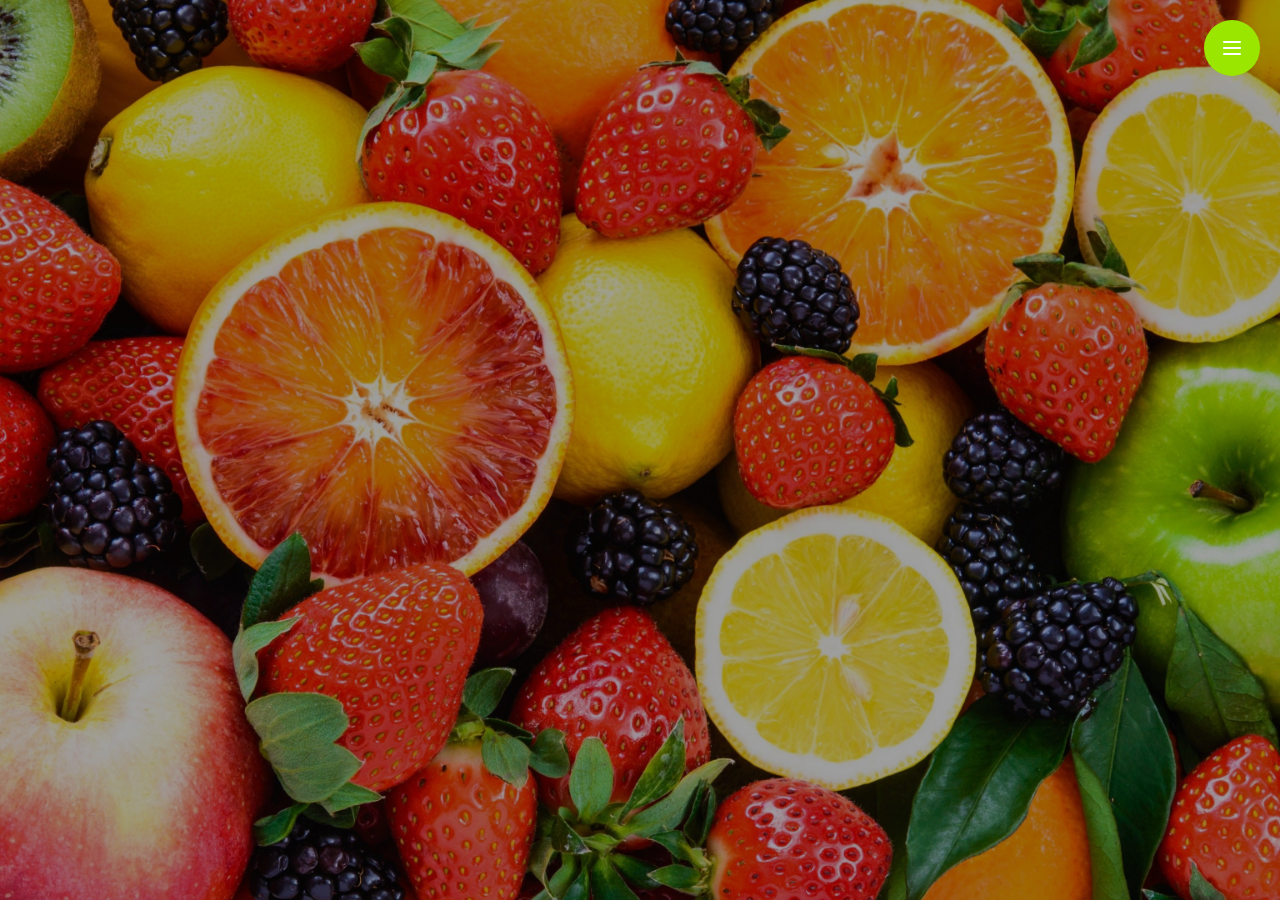
<file: index.html>
<!doctype html>
<html lang="pt-br">
  <head>
    <meta charset="UTF-8" />
    <meta name="viewport" content="width=device-width, initial-scale=1.0" />
    <title>Dose certa</title>
    <link rel="icon" type="image/png" href="images/logo.png" />

    <!-- CSS -->
    <link rel="stylesheet" href="style.css" />

    <!-- Google Fonts -->
    <link rel="preconnect" href="https://fonts.googleapis.com" />
    <link rel="preconnect" href="https://fonts.gstatic.com" crossorigin />
    <link
      href="https://fonts.googleapis.com/css2?family=Space+Grotesk:wght@300..700&display=swap"
      rel="stylesheet"
    />

    <!-- Bootstrap -->
    <link
      rel="stylesheet"
      href="https://cdn.jsdelivr.net/npm/bootstrap@4.6.2/dist/css/bootstrap.min.css"
      integrity="sha384-xOolHFLEh07PJGoPkLv1IbcEPTNtaed2xpHsD9ESMhqIYd0nLMwNLD69Npy4HI+N"
      crossorigin="anonymous"
    />
    <script
      src="https://cdn.jsdelivr.net/npm/jquery@3.5.1/dist/jquery.slim.min.js"
      integrity="sha384-DfXdz2htPH0lsSSs5nCTpuj/zy4C+OGpamoFVy38MVBnE+IbbVYUew+OrCXaRkfj"
      crossorigin="anonymous"
    ></script>
    <script
      src="https://cdn.jsdelivr.net/npm/bootstrap@4.6.2/dist/js/bootstrap.bundle.min.js"
      integrity="sha384-Fy6S3B9q64WdZWQUiU+q4/2Lc9npb8tCaSX9FK7E8HnRr0Jz8D6OP9dO5Vg3Q9ct"
      crossorigin="anonymous"
    ></script>
  </head>
  <body>
    <header>
      <button
        class="menu-btn"
        type="button"
        data-toggle="modal"
        data-target="#menu-modal"
      >
        <svg
          xmlns="http://www.w3.org/2000/svg"
          width="24"
          height="24"
          viewBox="0 0 24 24"
          fill="none"
          stroke="currentColor"
          stroke-width="2"
          stroke-linecap="round"
          stroke-linejoin="round"
        >
          <line x1="4" x2="20" y1="12" y2="12"></line>
          <line x1="4" x2="20" y1="6" y2="6"></line>
          <line x1="4" x2="20" y1="18" y2="18"></line>
        </svg>
      </button>

      <div
        class="modal"
        id="menu-modal"
        tabindex="-1"
        role="dialog"
        aria-labelledby="menu-modal-label"
        aria-hidden="true"
      >
        <div class="modal-dialog" role="document">
          <div class="modal-content">
            <div class="modal-menu">
              <div class="modal-menu-header">
                <h5 id="menu-modal-label" class="modal-menu-title">Receitas</h5>
                <button
                  class="close"
                  type="button"
                  data-dismiss="modal"
                  aria-label="Close"
                >
                  <span class="modal-menu-close-span" aria-hidden="true"
                    >&times;</span
                  >
                </button>
              </div>

              <div class="modal-menu-content">
                <a href="index.html" class="modal-menu-link">Página inicial</a>
                <a href="caipirinha-de-maracuja.html" class="modal-menu-link"
                  >Caipirinha de maracujá</a
                >
                <a href="caipirinha-de-morango.html" class="modal-menu-link"
                  >Caipirinha de morango</a
                >
                <a href="aperol-spritz.html" class="modal-menu-link"
                  >Aperol Spritz</a
                >
                <a href="espresso-43.html" class="modal-menu-link"
                  >Espresso 43</a
                >
              </div>
            </div>
          </div>
        </div>
      </div>
    </header>

    <main>
      <section class="imagem-paincipal-container">
        <img
          src="images/imagem-fundo-principal.jpg"
          alt="Imagem de fundo"
          class="imagem-principal"
          style="filter: brightness(0.9)"
        />
      </section>
    </main>
  </body>
</html>
</file>
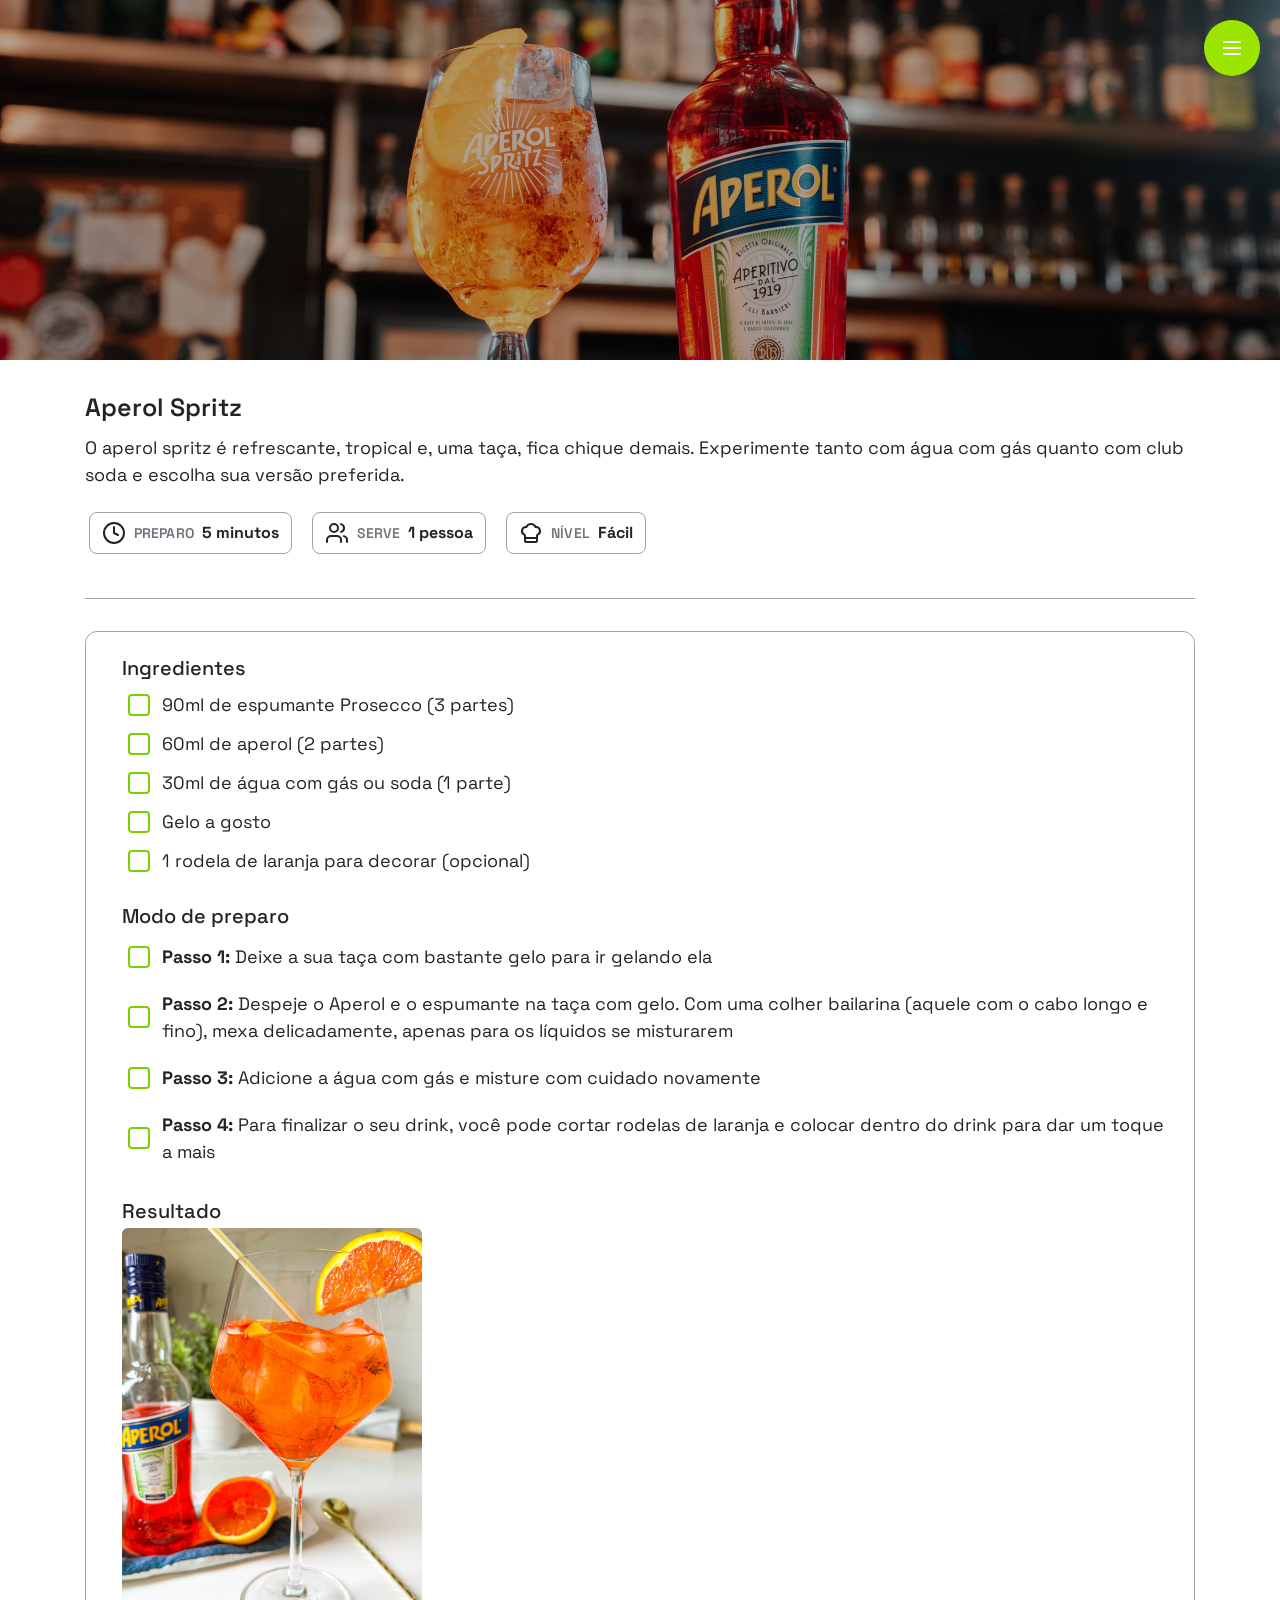
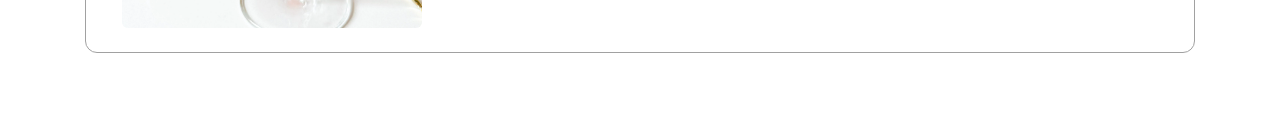
<file: aperol-spritz.html>
<!doctype html>
<html lang="pt-br">
  <head>
    <meta charset="UTF-8" />
    <meta name="viewport" content="width=device-width, initial-scale=1.0" />
    <title>Dose certa - Aperol Spritz</title>
    <link rel="icon" type="image/png" href="images/logo.png" />

    <!-- CSS -->
    <link rel="stylesheet" href="style.css" />

    <!-- Google Fonts -->
    <link rel="preconnect" href="https://fonts.googleapis.com" />
    <link rel="preconnect" href="https://fonts.gstatic.com" crossorigin />
    <link
      href="https://fonts.googleapis.com/css2?family=Space+Grotesk:wght@300..700&display=swap"
      rel="stylesheet"
    />

    <!-- Bootstrap -->
    <link
      rel="stylesheet"
      href="https://cdn.jsdelivr.net/npm/bootstrap@4.6.2/dist/css/bootstrap.min.css"
      integrity="sha384-xOolHFLEh07PJGoPkLv1IbcEPTNtaed2xpHsD9ESMhqIYd0nLMwNLD69Npy4HI+N"
      crossorigin="anonymous"
    />
    <script
      src="https://cdn.jsdelivr.net/npm/jquery@3.5.1/dist/jquery.slim.min.js"
      integrity="sha384-DfXdz2htPH0lsSSs5nCTpuj/zy4C+OGpamoFVy38MVBnE+IbbVYUew+OrCXaRkfj"
      crossorigin="anonymous"
    ></script>
    <script
      src="https://cdn.jsdelivr.net/npm/bootstrap@4.6.2/dist/js/bootstrap.bundle.min.js"
      integrity="sha384-Fy6S3B9q64WdZWQUiU+q4/2Lc9npb8tCaSX9FK7E8HnRr0Jz8D6OP9dO5Vg3Q9ct"
      crossorigin="anonymous"
    ></script>
  </head>
  <body>
    <header>
      <button
        class="menu-btn"
        type="button"
        data-toggle="modal"
        data-target="#menu-modal"
      >
        <svg
          xmlns="http://www.w3.org/2000/svg"
          width="24"
          height="24"
          viewBox="0 0 24 24"
          fill="none"
          stroke="currentColor"
          stroke-width="2"
          stroke-linecap="round"
          stroke-linejoin="round"
        >
          <line x1="4" x2="20" y1="12" y2="12"></line>
          <line x1="4" x2="20" y1="6" y2="6"></line>
          <line x1="4" x2="20" y1="18" y2="18"></line>
        </svg>
      </button>

      <div
        class="modal"
        id="menu-modal"
        tabindex="-1"
        role="dialog"
        aria-labelledby="menu-modal-label"
        aria-hidden="true"
      >
        <div class="modal-dialog" role="document">
          <div class="modal-content">
            <div class="modal-menu">
              <div class="modal-menu-header">
                <h5 id="menu-modal-label" class="modal-menu-title">Receitas</h5>
                <button
                  class="close"
                  type="button"
                  data-dismiss="modal"
                  aria-label="Close"
                >
                  <span class="modal-menu-close-span" aria-hidden="true"
                    >&times;</span
                  >
                </button>
              </div>

              <div class="modal-menu-content">
                <a href="index.html" class="modal-menu-link">Página inicial</a>
                <a href="caipirinha-de-maracuja.html" class="modal-menu-link"
                  >Caipirinha de maracujá</a
                >
                <a href="caipirinha-de-morango.html" class="modal-menu-link"
                  >Caipirinha de morango</a
                >
                <a href="aperol-spritz.html" class="modal-menu-link"
                  >Aperol Spritz</a
                >
                <a href="espresso-43.html" class="modal-menu-link"
                  >Espresso 43</a
                >
              </div>
            </div>
          </div>
        </div>
      </div>
    </header>

    <main class="main">
      <section class="receita-background">
        <img
          src="images/aperol-spritz-background.jpg"
          alt="Imagem de fundo da receita"
        />
      </section>

      <section class="container">
        <div class="receita-header">
          <h1 class="titulo">Aperol Spritz</h1>
          <p class="descricao">
            O aperol spritz é refrescante, tropical e, uma taça, fica chique
            demais. Experimente tanto com água com gás quanto com club soda e
            escolha sua versão preferida.
          </p>
          <div class="receita-header-badges">
            <div class="badge-item">
              <svg
                xmlns="http://www.w3.org/2000/svg"
                width="24"
                height="24"
                viewBox="0 0 24 24"
                fill="none"
                stroke="currentColor"
                stroke-width="2"
                stroke-linecap="round"
                stroke-linejoin="round"
              >
                <circle cx="12" cy="12" r="10"></circle>
                <polyline points="12 6 12 12 16 14"></polyline>
              </svg>
              <span class="badge-titulo">Preparo</span>
              <span class="badge-valor">5 minutos</span>
            </div>
            <div class="badge-item">
              <svg
                xmlns="http://www.w3.org/2000/svg"
                width="24"
                height="24"
                viewBox="0 0 24 24"
                fill="none"
                stroke="currentColor"
                stroke-width="2"
                stroke-linecap="round"
                stroke-linejoin="round"
              >
                <path d="M16 21v-2a4 4 0 0 0-4-4H6a4 4 0 0 0-4 4v2"></path>
                <circle cx="9" cy="7" r="4"></circle>
                <path d="M22 21v-2a4 4 0 0 0-3-3.87"></path>
                <path d="M16 3.13a4 4 0 0 1 0 7.75"></path>
              </svg>
              <span class="badge-titulo">Serve</span>
              <span class="badge-valor">1 pessoa</span>
            </div>
            <div class="badge-item">
              <svg
                xmlns="http://www.w3.org/2000/svg"
                width="24"
                height="24"
                viewBox="0 0 24 24"
                fill="none"
                stroke="currentColor"
                stroke-width="2"
                stroke-linecap="round"
                stroke-linejoin="round"
              >
                <path
                  d="M17 21a1 1 0 0 0 1-1v-5.35c0-.457.316-.844.727-1.041a4 4 0 0 0-2.134-7.589 5 5 0 0 0-9.186 0 4 4 0 0 0-2.134 7.588c.411.198.727.585.727 1.041V20a1 1 0 0 0 1 1Z"
                ></path>
                <path d="M6 17h12"></path>
              </svg>
              <span class="badge-titulo">Nível</span>
              <span class="badge-valor">Fácil</span>
            </div>
          </div>
        </div>

        <div class="divisor"></div>

        <div class="receita-conteudo">
          <div class="receita-conteudo-container" style="margin-top: 0">
            <h2 class="subtitulo">Ingredientes</h2>
            <ul class="ingredientes-lista">
              <li class="ingredientes-lista-item">
                <input
                  id="ingredientes-check-1"
                  class="ingredientes-check-input"
                  type="checkbox"
                  value=""
                />
                <label
                  class="ingredientes-check-label"
                  for="ingredientes-check-1"
                >
                  90ml de espumante Prosecco (3 partes)
                </label>
              </li>

              <li class="ingredientes-lista-item">
                <input
                  id="ingredientes-check-2"
                  class="ingredientes-check-input"
                  type="checkbox"
                  value=""
                />
                <label
                  class="ingredientes-check-label"
                  for="ingredientes-check-2"
                >
                  60ml de aperol (2 partes)
                </label>
              </li>

              <li class="ingredientes-lista-item">
                <input
                  id="ingredientes-check-3"
                  class="ingredientes-check-input"
                  type="checkbox"
                  value=""
                />
                <label
                  class="ingredientes-check-label"
                  for="ingredientes-check-3"
                >
                  30ml de água com gás ou soda (1 parte)
                </label>
              </li>

              <li class="ingredientes-lista-item">
                <input
                  id="ingredientes-check-4"
                  class="ingredientes-check-input"
                  type="checkbox"
                  value=""
                />
                <label
                  class="ingredientes-check-label"
                  for="ingredientes-check-4"
                >
                  Gelo a gosto
                </label>
              </li>

              <li class="ingredientes-lista-item">
                <input
                  id="ingredientes-check-5"
                  class="ingredientes-check-input"
                  type="checkbox"
                  value=""
                />
                <label
                  class="ingredientes-check-label"
                  for="ingredientes-check-5"
                >
                  1 rodela de laranja para decorar (opcional)
                </label>
              </li>
            </ul>
          </div>

          <div class="receita-conteudo-container">
            <h2 class="subtitulo">Modo de preparo</h2>
            <ul class="modo-de-preparo">
              <li class="modo-de-preparo-item">
                <input
                  id="preparo-check-1"
                  class="modo-de-preparo-check-input"
                  type="checkbox"
                  value=""
                />
                <label
                  class="modo-de-preparo-check-label"
                  for="preparo-check-1"
                >
                  <strong>Passo 1:</strong>
                  Deixe a sua taça com bastante gelo para ir gelando ela
                </label>
              </li>

              <li class="modo-de-preparo-item">
                <input
                  id="preparo-check-2"
                  class="modo-de-preparo-check-input"
                  type="checkbox"
                  value=""
                />
                <label
                  class="modo-de-preparo-check-label"
                  for="preparo-check-2"
                >
                  <strong>Passo 2:</strong>
                  Despeje o Aperol e o espumante na taça com gelo. Com uma
                  colher bailarina (aquele com o cabo longo e fino), mexa
                  delicadamente, apenas para os líquidos se misturarem
                </label>
              </li>

              <li class="modo-de-preparo-item">
                <input
                  id="preparo-check-3"
                  class="modo-de-preparo-check-input"
                  type="checkbox"
                  value=""
                />
                <label
                  class="modo-de-preparo-check-label"
                  for="preparo-check-3"
                >
                  <strong>Passo 3:</strong>
                  Adicione a água com gás e misture com cuidado novamente
                </label>
              </li>

              <li class="modo-de-preparo-item">
                <input
                  id="preparo-check-4"
                  class="modo-de-preparo-check-input"
                  type="checkbox"
                  value=""
                />
                <label
                  class="modo-de-preparo-check-label"
                  for="preparo-check-4"
                >
                  <strong>Passo 4:</strong>
                  Para finalizar o seu drink, você pode cortar rodelas de
                  laranja e colocar dentro do drink para dar um toque a mais
                </label>
              </li>
            </ul>
          </div>

          <div class="receita-conteudo-container">
            <h2 class="subtitulo">Resultado</h2>
            <img
              class="receita-imagem"
              src="images/aperol-spritz.webp"
              alt="Imagem da receita pronta"
            />
          </div>
        </div>
      </section>
    </main>
  </body>
</html>
</file>
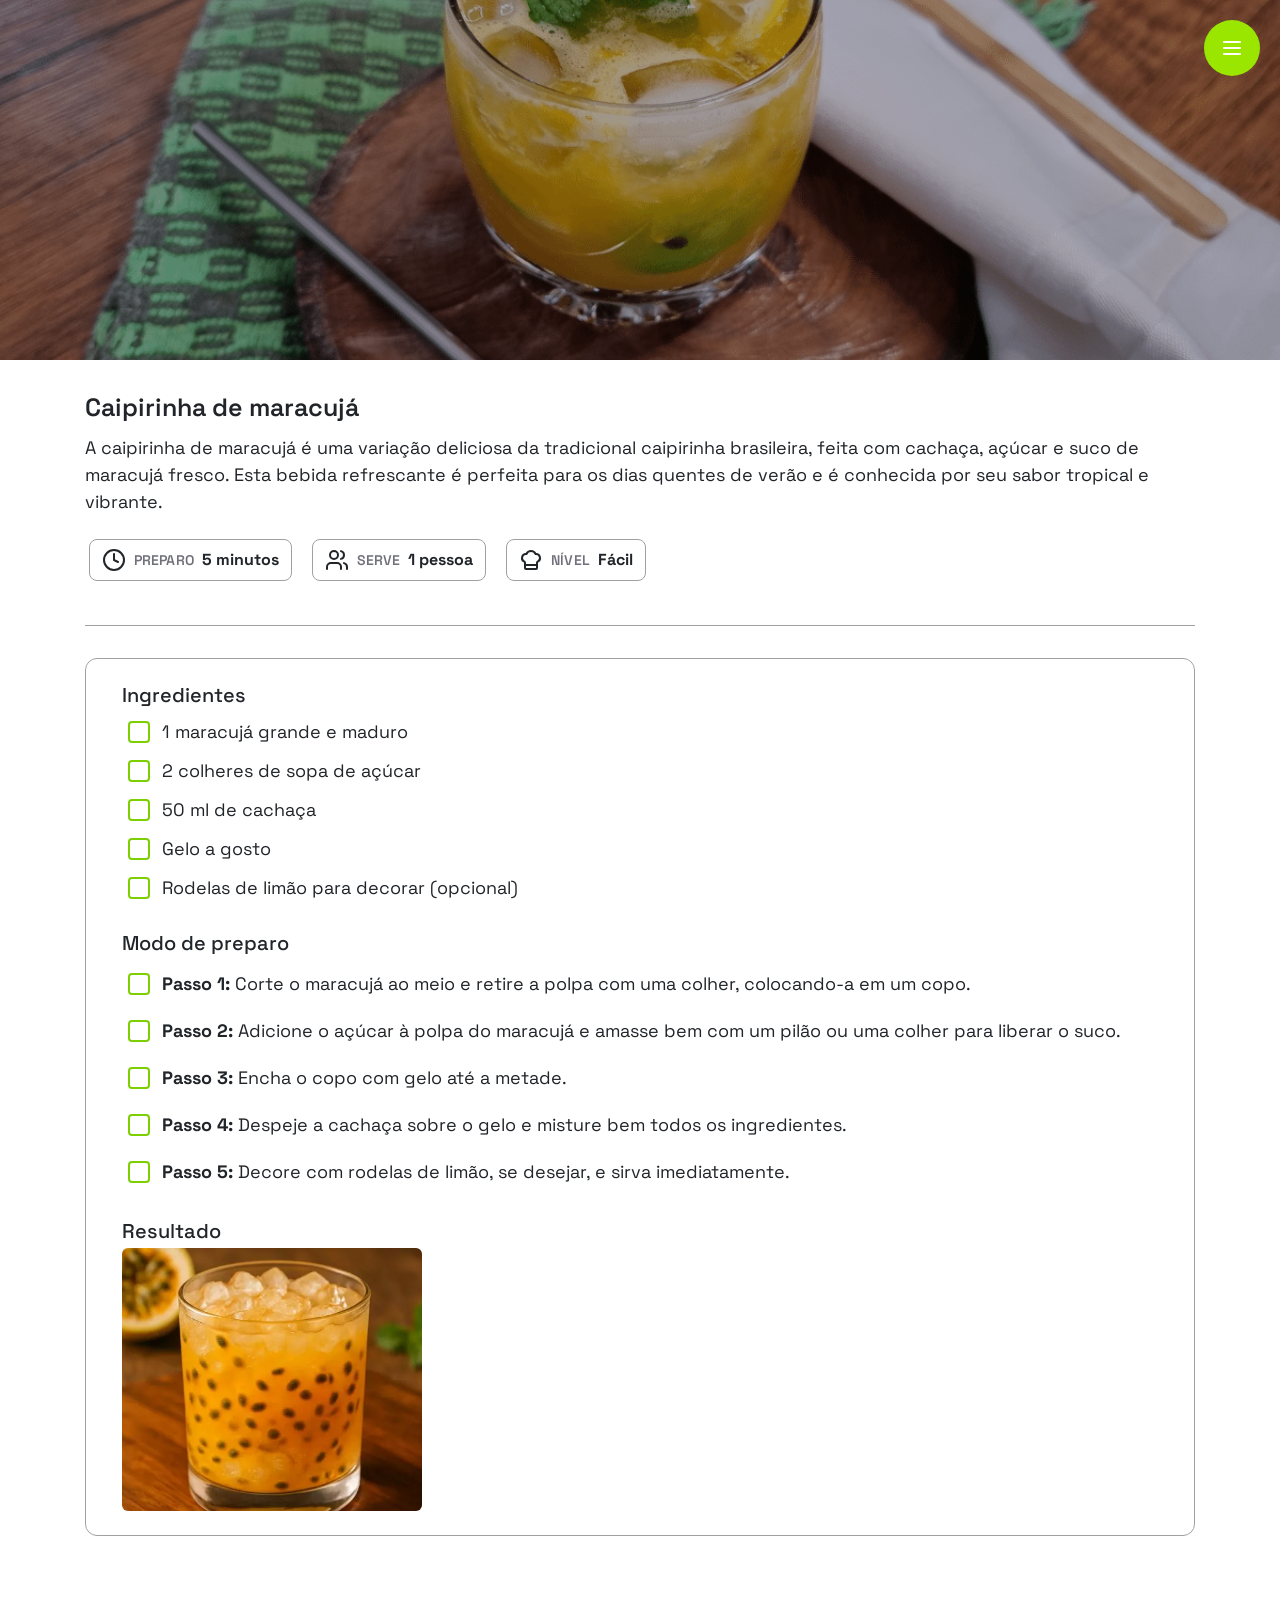
<file: caipirinha-de-maracuja.html>
<!doctype html>
<html lang="pt-br">
  <head>
    <meta charset="UTF-8" />
    <meta name="viewport" content="width=device-width, initial-scale=1.0" />
    <title>Dose certa - Caipirinha de Maracujá</title>
    <link rel="icon" type="image/png" href="images/logo.png" />

    <!-- CSS -->
    <link rel="stylesheet" href="style.css" />

    <!-- Google Fonts -->
    <link rel="preconnect" href="https://fonts.googleapis.com" />
    <link rel="preconnect" href="https://fonts.gstatic.com" crossorigin />
    <link
      href="https://fonts.googleapis.com/css2?family=Space+Grotesk:wght@300..700&display=swap"
      rel="stylesheet"
    />

    <!-- Bootstrap -->
    <link
      rel="stylesheet"
      href="https://cdn.jsdelivr.net/npm/bootstrap@4.6.2/dist/css/bootstrap.min.css"
      integrity="sha384-xOolHFLEh07PJGoPkLv1IbcEPTNtaed2xpHsD9ESMhqIYd0nLMwNLD69Npy4HI+N"
      crossorigin="anonymous"
    />
    <script
      src="https://cdn.jsdelivr.net/npm/jquery@3.5.1/dist/jquery.slim.min.js"
      integrity="sha384-DfXdz2htPH0lsSSs5nCTpuj/zy4C+OGpamoFVy38MVBnE+IbbVYUew+OrCXaRkfj"
      crossorigin="anonymous"
    ></script>
    <script
      src="https://cdn.jsdelivr.net/npm/bootstrap@4.6.2/dist/js/bootstrap.bundle.min.js"
      integrity="sha384-Fy6S3B9q64WdZWQUiU+q4/2Lc9npb8tCaSX9FK7E8HnRr0Jz8D6OP9dO5Vg3Q9ct"
      crossorigin="anonymous"
    ></script>
  </head>
  <body>
    <header>
      <button
        class="menu-btn"
        type="button"
        data-toggle="modal"
        data-target="#menu-modal"
      >
        <svg
          xmlns="http://www.w3.org/2000/svg"
          width="24"
          height="24"
          viewBox="0 0 24 24"
          fill="none"
          stroke="currentColor"
          stroke-width="2"
          stroke-linecap="round"
          stroke-linejoin="round"
        >
          <line x1="4" x2="20" y1="12" y2="12"></line>
          <line x1="4" x2="20" y1="6" y2="6"></line>
          <line x1="4" x2="20" y1="18" y2="18"></line>
        </svg>
      </button>

      <div
        class="modal"
        id="menu-modal"
        tabindex="-1"
        role="dialog"
        aria-labelledby="menu-modal-label"
        aria-hidden="true"
      >
        <div class="modal-dialog" role="document">
          <div class="modal-content">
            <div class="modal-menu">
              <div class="modal-menu-header">
                <h5 id="menu-modal-label" class="modal-menu-title">Receitas</h5>
                <button
                  class="close"
                  type="button"
                  data-dismiss="modal"
                  aria-label="Close"
                >
                  <span class="modal-menu-close-span" aria-hidden="true"
                    >&times;</span
                  >
                </button>
              </div>

              <div class="modal-menu-content">
                <a href="index.html" class="modal-menu-link">Página inicial</a>
                <a href="caipirinha-de-maracuja.html" class="modal-menu-link"
                  >Caipirinha de maracujá</a
                >
                <a href="caipirinha-de-morango.html" class="modal-menu-link"
                  >Caipirinha de morango</a
                >
                <a href="aperol-spritz.html" class="modal-menu-link"
                  >Aperol Spritz</a
                >
                <a href="espresso-43.html" class="modal-menu-link"
                  >Espresso 43</a
                >
              </div>
            </div>
          </div>
        </div>
      </div>
    </header>

    <main class="main">
      <section class="receita-background">
        <img
          src="images/caipirinha-de-maracuja-background.png"
          alt="Imagem de fundo da receita"
        />
      </section>

      <section class="container">
        <div class="receita-header">
          <h1 class="titulo">Caipirinha de maracujá</h1>
          <p class="descricao">
            A caipirinha de maracujá é uma variação deliciosa da tradicional
            caipirinha brasileira, feita com cachaça, açúcar e suco de maracujá
            fresco. Esta bebida refrescante é perfeita para os dias quentes de
            verão e é conhecida por seu sabor tropical e vibrante.
          </p>
          <div class="receita-header-badges">
            <div class="badge-item">
              <svg
                xmlns="http://www.w3.org/2000/svg"
                width="24"
                height="24"
                viewBox="0 0 24 24"
                fill="none"
                stroke="currentColor"
                stroke-width="2"
                stroke-linecap="round"
                stroke-linejoin="round"
              >
                <circle cx="12" cy="12" r="10"></circle>
                <polyline points="12 6 12 12 16 14"></polyline>
              </svg>
              <span class="badge-titulo">Preparo</span>
              <span class="badge-valor">5 minutos</span>
            </div>
            <div class="badge-item">
              <svg
                xmlns="http://www.w3.org/2000/svg"
                width="24"
                height="24"
                viewBox="0 0 24 24"
                fill="none"
                stroke="currentColor"
                stroke-width="2"
                stroke-linecap="round"
                stroke-linejoin="round"
              >
                <path d="M16 21v-2a4 4 0 0 0-4-4H6a4 4 0 0 0-4 4v2"></path>
                <circle cx="9" cy="7" r="4"></circle>
                <path d="M22 21v-2a4 4 0 0 0-3-3.87"></path>
                <path d="M16 3.13a4 4 0 0 1 0 7.75"></path>
              </svg>
              <span class="badge-titulo">Serve</span>
              <span class="badge-valor">1 pessoa</span>
            </div>
            <div class="badge-item">
              <svg
                xmlns="http://www.w3.org/2000/svg"
                width="24"
                height="24"
                viewBox="0 0 24 24"
                fill="none"
                stroke="currentColor"
                stroke-width="2"
                stroke-linecap="round"
                stroke-linejoin="round"
              >
                <path
                  d="M17 21a1 1 0 0 0 1-1v-5.35c0-.457.316-.844.727-1.041a4 4 0 0 0-2.134-7.589 5 5 0 0 0-9.186 0 4 4 0 0 0-2.134 7.588c.411.198.727.585.727 1.041V20a1 1 0 0 0 1 1Z"
                ></path>
                <path d="M6 17h12"></path>
              </svg>
              <span class="badge-titulo">Nível</span>
              <span class="badge-valor">Fácil</span>
            </div>
          </div>
        </div>

        <div class="divisor"></div>

        <div class="receita-conteudo">
          <div class="receita-conteudo-container" style="margin-top: 0">
            <h2 class="subtitulo">Ingredientes</h2>
            <ul class="ingredientes-lista">
              <li class="ingredientes-lista-item">
                <input
                  id="ingredientes-check-1"
                  class="ingredientes-check-input"
                  type="checkbox"
                  value=""
                />
                <label
                  class="ingredientes-check-label"
                  for="ingredientes-check-1"
                >
                  1 maracujá grande e maduro
                </label>
              </li>

              <li class="ingredientes-lista-item">
                <input
                  id="ingredientes-check-2"
                  class="ingredientes-check-input"
                  type="checkbox"
                  value=""
                />
                <label
                  class="ingredientes-check-label"
                  for="ingredientes-check-2"
                >
                  2 colheres de sopa de açúcar
                </label>
              </li>

              <li class="ingredientes-lista-item">
                <input
                  id="ingredientes-check-3"
                  class="ingredientes-check-input"
                  type="checkbox"
                  value=""
                />
                <label
                  class="ingredientes-check-label"
                  for="ingredientes-check-3"
                >
                  50 ml de cachaça
                </label>
              </li>

              <li class="ingredientes-lista-item">
                <input
                  id="ingredientes-check-4"
                  class="ingredientes-check-input"
                  type="checkbox"
                  value=""
                />
                <label
                  class="ingredientes-check-label"
                  for="ingredientes-check-4"
                >
                  Gelo a gosto
                </label>
              </li>

              <li class="ingredientes-lista-item">
                <input
                  id="ingredientes-check-5"
                  class="ingredientes-check-input"
                  type="checkbox"
                  value=""
                />
                <label
                  class="ingredientes-check-label"
                  for="ingredientes-check-5"
                >
                  Rodelas de limão para decorar (opcional)
                </label>
              </li>
            </ul>
          </div>

          <div class="receita-conteudo-container">
            <h2 class="subtitulo">Modo de preparo</h2>
            <ul class="modo-de-preparo">
              <li class="modo-de-preparo-item">
                <input
                  id="preparo-check-1"
                  class="modo-de-preparo-check-input"
                  type="checkbox"
                  value=""
                />
                <label
                  class="modo-de-preparo-check-label"
                  for="preparo-check-1"
                >
                  <strong>Passo 1:</strong>
                  Corte o maracujá ao meio e retire a polpa com uma colher,
                  colocando-a em um copo.
                </label>
              </li>

              <li class="modo-de-preparo-item">
                <input
                  id="preparo-check-2"
                  class="modo-de-preparo-check-input"
                  type="checkbox"
                  value=""
                />
                <label
                  class="modo-de-preparo-check-label"
                  for="preparo-check-2"
                >
                  <strong>Passo 2:</strong>
                  Adicione o açúcar à polpa do maracujá e amasse bem com um
                  pilão ou uma colher para liberar o suco.
                </label>
              </li>

              <li class="modo-de-preparo-item">
                <input
                  id="preparo-check-3"
                  class="modo-de-preparo-check-input"
                  type="checkbox"
                  value=""
                />
                <label
                  class="modo-de-preparo-check-label"
                  for="preparo-check-3"
                >
                  <strong>Passo 3:</strong>
                  Encha o copo com gelo até a metade.
                </label>
              </li>

              <li class="modo-de-preparo-item">
                <input
                  id="preparo-check-4"
                  class="modo-de-preparo-check-input"
                  type="checkbox"
                  value=""
                />
                <label
                  class="modo-de-preparo-check-label"
                  for="preparo-check-4"
                >
                  <strong>Passo 4:</strong>
                  Despeje a cachaça sobre o gelo e misture bem todos os
                  ingredientes.
                </label>
              </li>

              <li class="modo-de-preparo-item">
                <input
                  id="preparo-check-5"
                  class="modo-de-preparo-check-input"
                  type="checkbox"
                  value=""
                />
                <label
                  class="modo-de-preparo-check-label"
                  for="preparo-check-5"
                >
                  <strong>Passo 5:</strong>
                  Decore com rodelas de limão, se desejar, e sirva
                  imediatamente.
                </label>
              </li>
            </ul>
          </div>

          <div class="receita-conteudo-container">
            <h2 class="subtitulo">Resultado</h2>
            <img
              class="receita-imagem"
              src="images/caipirinha-de-maracuja.png"
              alt="Imagem da receita pronta"
            />
          </div>
        </div>
      </section>
    </main>
  </body>
</html>
</file>
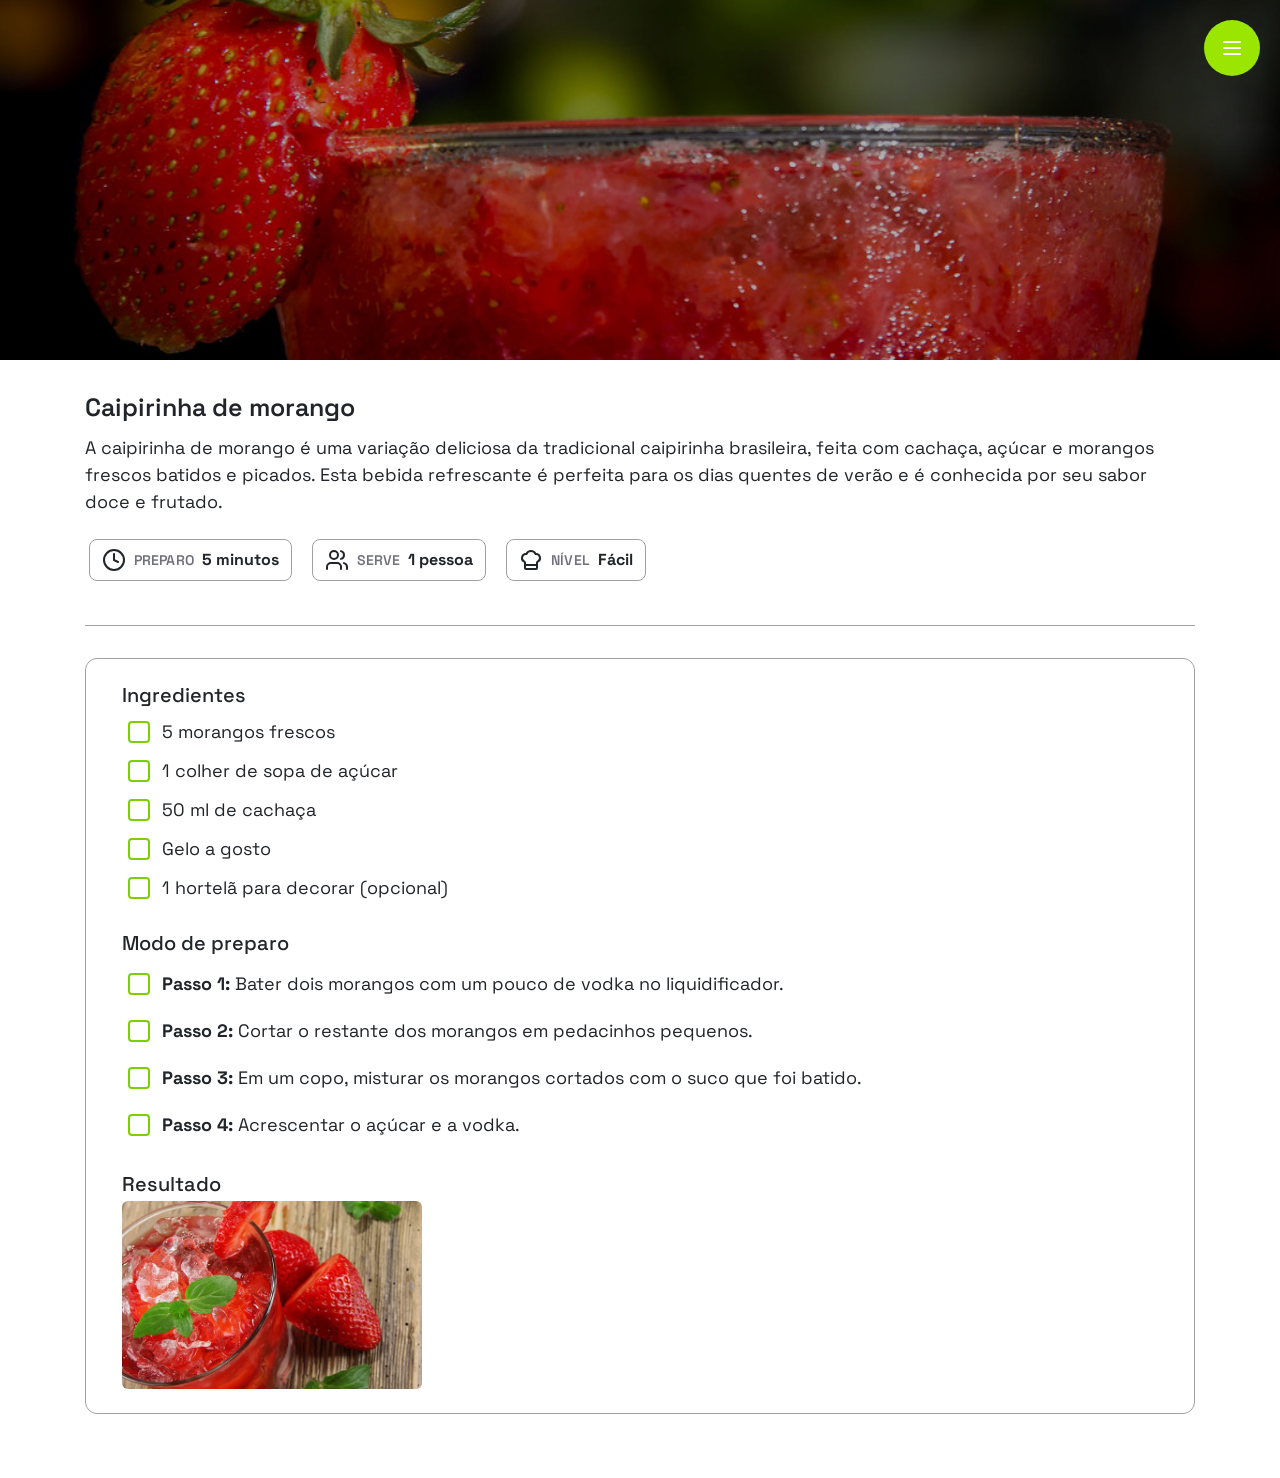
<file: caipirinha-de-morango.html>
<!doctype html>
<html lang="pt-br">
  <head>
    <meta charset="UTF-8" />
    <meta name="viewport" content="width=device-width, initial-scale=1.0" />
    <title>Dose certa - Caipirinha de Morango</title>
    <link rel="icon" type="image/png" href="images/logo.png" />

    <!-- CSS -->
    <link rel="stylesheet" href="style.css" />

    <!-- Google Fonts -->
    <link rel="preconnect" href="https://fonts.googleapis.com" />
    <link rel="preconnect" href="https://fonts.gstatic.com" crossorigin />
    <link
      href="https://fonts.googleapis.com/css2?family=Space+Grotesk:wght@300..700&display=swap"
      rel="stylesheet"
    />

    <!-- Bootstrap -->
    <link
      rel="stylesheet"
      href="https://cdn.jsdelivr.net/npm/bootstrap@4.6.2/dist/css/bootstrap.min.css"
      integrity="sha384-xOolHFLEh07PJGoPkLv1IbcEPTNtaed2xpHsD9ESMhqIYd0nLMwNLD69Npy4HI+N"
      crossorigin="anonymous"
    />
    <script
      src="https://cdn.jsdelivr.net/npm/jquery@3.5.1/dist/jquery.slim.min.js"
      integrity="sha384-DfXdz2htPH0lsSSs5nCTpuj/zy4C+OGpamoFVy38MVBnE+IbbVYUew+OrCXaRkfj"
      crossorigin="anonymous"
    ></script>
    <script
      src="https://cdn.jsdelivr.net/npm/bootstrap@4.6.2/dist/js/bootstrap.bundle.min.js"
      integrity="sha384-Fy6S3B9q64WdZWQUiU+q4/2Lc9npb8tCaSX9FK7E8HnRr0Jz8D6OP9dO5Vg3Q9ct"
      crossorigin="anonymous"
    ></script>
  </head>
  <body>
    <header>
      <button
        class="menu-btn"
        type="button"
        data-toggle="modal"
        data-target="#menu-modal"
      >
        <svg
          xmlns="http://www.w3.org/2000/svg"
          width="24"
          height="24"
          viewBox="0 0 24 24"
          fill="none"
          stroke="currentColor"
          stroke-width="2"
          stroke-linecap="round"
          stroke-linejoin="round"
        >
          <line x1="4" x2="20" y1="12" y2="12"></line>
          <line x1="4" x2="20" y1="6" y2="6"></line>
          <line x1="4" x2="20" y1="18" y2="18"></line>
        </svg>
      </button>

      <div
        class="modal"
        id="menu-modal"
        tabindex="-1"
        role="dialog"
        aria-labelledby="menu-modal-label"
        aria-hidden="true"
      >
        <div class="modal-dialog" role="document">
          <div class="modal-content">
            <div class="modal-menu">
              <div class="modal-menu-header">
                <h5 id="menu-modal-label" class="modal-menu-title">Receitas</h5>
                <button
                  class="close"
                  type="button"
                  data-dismiss="modal"
                  aria-label="Close"
                >
                  <span class="modal-menu-close-span" aria-hidden="true"
                    >&times;</span
                  >
                </button>
              </div>

              <div class="modal-menu-content">
                <a href="index.html" class="modal-menu-link">Página inicial</a>
                <a href="caipirinha-de-maracuja.html" class="modal-menu-link"
                  >Caipirinha de maracujá</a
                >
                <a href="caipirinha-de-morango.html" class="modal-menu-link"
                  >Caipirinha de morango</a
                >
                <a href="aperol-spritz.html" class="modal-menu-link"
                  >Aperol Spritz</a
                >
                <a href="espresso-43.html" class="modal-menu-link"
                  >Espresso 43</a
                >
              </div>
            </div>
          </div>
        </div>
      </div>
    </header>

    <main class="main">
      <section class="receita-background">
        <img
          src="images/caipirinha-de-morango-background.jpeg"
          alt="Imagem de fundo da receita"
        />
      </section>

      <section class="container">
        <div class="receita-header">
          <h1 class="titulo">Caipirinha de morango</h1>
          <p class="descricao">
            A caipirinha de morango é uma variação deliciosa da tradicional
            caipirinha brasileira, feita com cachaça, açúcar e morangos frescos
            batidos e picados. Esta bebida refrescante é perfeita para os dias
            quentes de verão e é conhecida por seu sabor doce e frutado.
          </p>
          <div class="receita-header-badges">
            <div class="badge-item">
              <svg
                xmlns="http://www.w3.org/2000/svg"
                width="24"
                height="24"
                viewBox="0 0 24 24"
                fill="none"
                stroke="currentColor"
                stroke-width="2"
                stroke-linecap="round"
                stroke-linejoin="round"
              >
                <circle cx="12" cy="12" r="10"></circle>
                <polyline points="12 6 12 12 16 14"></polyline>
              </svg>
              <span class="badge-titulo">Preparo</span>
              <span class="badge-valor">5 minutos</span>
            </div>
            <div class="badge-item">
              <svg
                xmlns="http://www.w3.org/2000/svg"
                width="24"
                height="24"
                viewBox="0 0 24 24"
                fill="none"
                stroke="currentColor"
                stroke-width="2"
                stroke-linecap="round"
                stroke-linejoin="round"
              >
                <path d="M16 21v-2a4 4 0 0 0-4-4H6a4 4 0 0 0-4 4v2"></path>
                <circle cx="9" cy="7" r="4"></circle>
                <path d="M22 21v-2a4 4 0 0 0-3-3.87"></path>
                <path d="M16 3.13a4 4 0 0 1 0 7.75"></path>
              </svg>
              <span class="badge-titulo">Serve</span>
              <span class="badge-valor">1 pessoa</span>
            </div>
            <div class="badge-item">
              <svg
                xmlns="http://www.w3.org/2000/svg"
                width="24"
                height="24"
                viewBox="0 0 24 24"
                fill="none"
                stroke="currentColor"
                stroke-width="2"
                stroke-linecap="round"
                stroke-linejoin="round"
              >
                <path
                  d="M17 21a1 1 0 0 0 1-1v-5.35c0-.457.316-.844.727-1.041a4 4 0 0 0-2.134-7.589 5 5 0 0 0-9.186 0 4 4 0 0 0-2.134 7.588c.411.198.727.585.727 1.041V20a1 1 0 0 0 1 1Z"
                ></path>
                <path d="M6 17h12"></path>
              </svg>
              <span class="badge-titulo">Nível</span>
              <span class="badge-valor">Fácil</span>
            </div>
          </div>
        </div>

        <div class="divisor"></div>

        <div class="receita-conteudo">
          <div class="receita-conteudo-container" style="margin-top: 0">
            <h2 class="subtitulo">Ingredientes</h2>
            <ul class="ingredientes-lista">
              <li class="ingredientes-lista-item">
                <input
                  id="ingredientes-check-1"
                  class="ingredientes-check-input"
                  type="checkbox"
                  value=""
                />
                <label
                  class="ingredientes-check-label"
                  for="ingredientes-check-1"
                >
                  5 morangos frescos
                </label>
              </li>

              <li class="ingredientes-lista-item">
                <input
                  id="ingredientes-check-2"
                  class="ingredientes-check-input"
                  type="checkbox"
                  value=""
                />
                <label
                  class="ingredientes-check-label"
                  for="ingredientes-check-2"
                >
                  1 colher de sopa de açúcar
                </label>
              </li>

              <li class="ingredientes-lista-item">
                <input
                  id="ingredientes-check-3"
                  class="ingredientes-check-input"
                  type="checkbox"
                  value=""
                />
                <label
                  class="ingredientes-check-label"
                  for="ingredientes-check-3"
                >
                  50 ml de cachaça
                </label>
              </li>

              <li class="ingredientes-lista-item">
                <input
                  id="ingredientes-check-4"
                  class="ingredientes-check-input"
                  type="checkbox"
                  value=""
                />
                <label
                  class="ingredientes-check-label"
                  for="ingredientes-check-4"
                >
                  Gelo a gosto
                </label>
              </li>

              <li class="ingredientes-lista-item">
                <input
                  id="ingredientes-check-5"
                  class="ingredientes-check-input"
                  type="checkbox"
                  value=""
                />
                <label
                  class="ingredientes-check-label"
                  for="ingredientes-check-5"
                >
                  1 hortelã para decorar (opcional)
                </label>
              </li>
            </ul>
          </div>

          <div class="receita-conteudo-container">
            <h2 class="subtitulo">Modo de preparo</h2>
            <ul class="modo-de-preparo">
              <li class="modo-de-preparo-item">
                <input
                  id="preparo-check-1"
                  class="modo-de-preparo-check-input"
                  type="checkbox"
                  value=""
                />
                <label
                  class="modo-de-preparo-check-label"
                  for="preparo-check-1"
                >
                  <strong>Passo 1:</strong>
                  Bater dois morangos com um pouco de vodka no liquidificador.
                </label>
              </li>

              <li class="modo-de-preparo-item">
                <input
                  id="preparo-check-2"
                  class="modo-de-preparo-check-input"
                  type="checkbox"
                  value=""
                />
                <label
                  class="modo-de-preparo-check-label"
                  for="preparo-check-2"
                >
                  <strong>Passo 2:</strong>
                  Cortar o restante dos morangos em pedacinhos pequenos.
                </label>
              </li>

              <li class="modo-de-preparo-item">
                <input
                  id="preparo-check-3"
                  class="modo-de-preparo-check-input"
                  type="checkbox"
                  value=""
                />
                <label
                  class="modo-de-preparo-check-label"
                  for="preparo-check-3"
                >
                  <strong>Passo 3:</strong>
                  Em um copo, misturar os morangos cortados com o suco que foi
                  batido.
                </label>
              </li>

              <li class="modo-de-preparo-item">
                <input
                  id="preparo-check-4"
                  class="modo-de-preparo-check-input"
                  type="checkbox"
                  value=""
                />
                <label
                  class="modo-de-preparo-check-label"
                  for="preparo-check-4"
                >
                  <strong>Passo 4:</strong>
                  Acrescentar o açúcar e a vodka.
                </label>
              </li>
            </ul>
          </div>

          <div class="receita-conteudo-container">
            <h2 class="subtitulo">Resultado</h2>
            <img
              class="receita-imagem"
              src="images/caipirinha-de-morango.jpg"
              alt="Imagem da receita pronta"
            />
          </div>
        </div>
      </section>
    </main>
  </body>
</html>
</file>
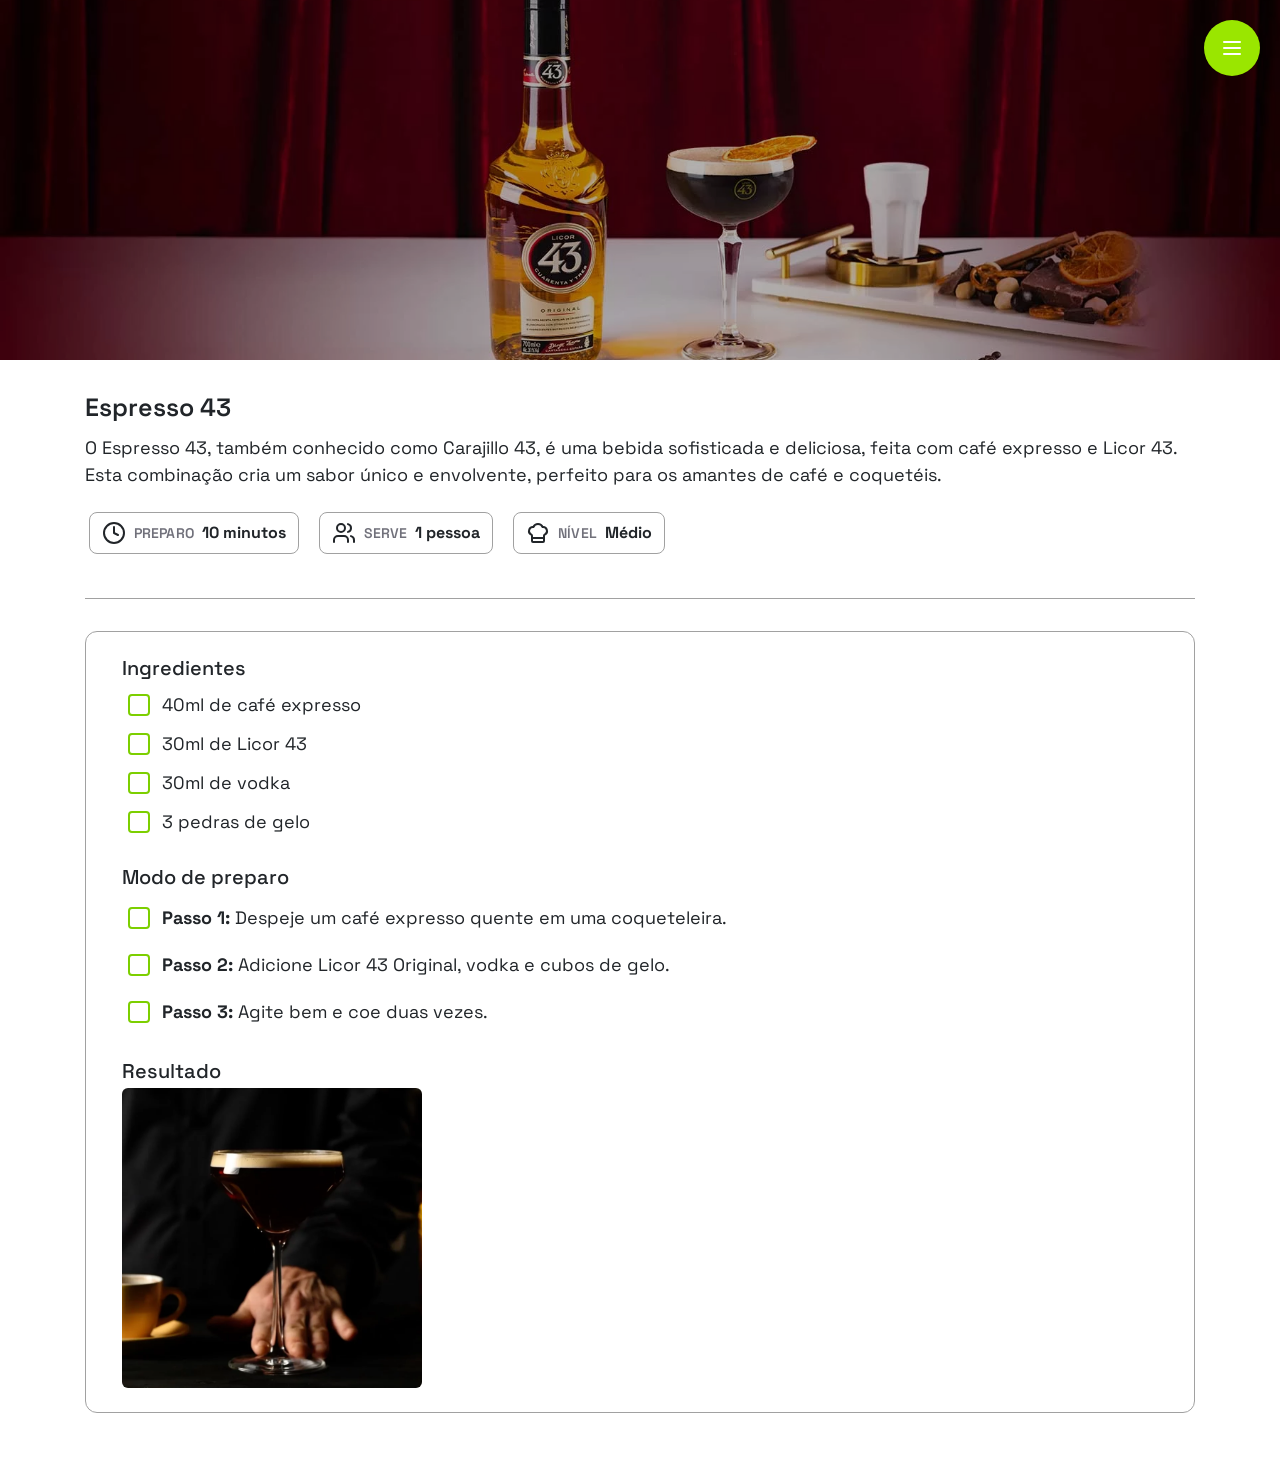
<file: espresso-43.html>
<!doctype html>
<html lang="pt-br">
  <head>
    <meta charset="UTF-8" />
    <meta name="viewport" content="width=device-width, initial-scale=1.0" />
    <title>Dose certa - Espresso 43</title>
    <link rel="icon" type="image/png" href="images/logo.png" />

    <!-- CSS -->
    <link rel="stylesheet" href="style.css" />

    <!-- Google Fonts -->
    <link rel="preconnect" href="https://fonts.googleapis.com" />
    <link rel="preconnect" href="https://fonts.gstatic.com" crossorigin />
    <link
      href="https://fonts.googleapis.com/css2?family=Space+Grotesk:wght@300..700&display=swap"
      rel="stylesheet"
    />

    <!-- Bootstrap -->
    <link
      rel="stylesheet"
      href="https://cdn.jsdelivr.net/npm/bootstrap@4.6.2/dist/css/bootstrap.min.css"
      integrity="sha384-xOolHFLEh07PJGoPkLv1IbcEPTNtaed2xpHsD9ESMhqIYd0nLMwNLD69Npy4HI+N"
      crossorigin="anonymous"
    />
    <script
      src="https://cdn.jsdelivr.net/npm/jquery@3.5.1/dist/jquery.slim.min.js"
      integrity="sha384-DfXdz2htPH0lsSSs5nCTpuj/zy4C+OGpamoFVy38MVBnE+IbbVYUew+OrCXaRkfj"
      crossorigin="anonymous"
    ></script>
    <script
      src="https://cdn.jsdelivr.net/npm/bootstrap@4.6.2/dist/js/bootstrap.bundle.min.js"
      integrity="sha384-Fy6S3B9q64WdZWQUiU+q4/2Lc9npb8tCaSX9FK7E8HnRr0Jz8D6OP9dO5Vg3Q9ct"
      crossorigin="anonymous"
    ></script>
  </head>
  <body>
    <header>
      <button
        class="menu-btn"
        type="button"
        data-toggle="modal"
        data-target="#menu-modal"
      >
        <svg
          xmlns="http://www.w3.org/2000/svg"
          width="24"
          height="24"
          viewBox="0 0 24 24"
          fill="none"
          stroke="currentColor"
          stroke-width="2"
          stroke-linecap="round"
          stroke-linejoin="round"
        >
          <line x1="4" x2="20" y1="12" y2="12"></line>
          <line x1="4" x2="20" y1="6" y2="6"></line>
          <line x1="4" x2="20" y1="18" y2="18"></line>
        </svg>
      </button>

      <div
        class="modal"
        id="menu-modal"
        tabindex="-1"
        role="dialog"
        aria-labelledby="menu-modal-label"
        aria-hidden="true"
      >
        <div class="modal-dialog" role="document">
          <div class="modal-content">
            <div class="modal-menu">
              <div class="modal-menu-header">
                <h5 id="menu-modal-label" class="modal-menu-title">Receitas</h5>
                <button
                  class="close"
                  type="button"
                  data-dismiss="modal"
                  aria-label="Close"
                >
                  <span class="modal-menu-close-span" aria-hidden="true"
                    >&times;</span
                  >
                </button>
              </div>

              <div class="modal-menu-content">
                <a href="index.html" class="modal-menu-link">Página inicial</a>
                <a href="caipirinha-de-maracuja.html" class="modal-menu-link"
                  >Caipirinha de maracujá</a
                >
                <a href="caipirinha-de-morango.html" class="modal-menu-link"
                  >Caipirinha de morango</a
                >
                <a href="aperol-spritz.html" class="modal-menu-link"
                  >Aperol Spritz</a
                >
                <a href="espresso-43.html" class="modal-menu-link"
                  >Espresso 43</a
                >
              </div>
            </div>
          </div>
        </div>
      </div>
    </header>

    <main class="main">
      <section class="receita-background">
        <img
          src="images/espresso-43-background.webp"
          alt="Imagem de fundo da receita"
        />
      </section>

      <section class="container">
        <div class="receita-header">
          <h1 class="titulo">Espresso 43</h1>
          <p class="descricao">
            O Espresso 43, também conhecido como Carajillo 43, é uma bebida
            sofisticada e deliciosa, feita com café expresso e Licor 43. Esta
            combinação cria um sabor único e envolvente, perfeito para os
            amantes de café e coquetéis.
          </p>
          <div class="receita-header-badges">
            <div class="badge-item">
              <svg
                xmlns="http://www.w3.org/2000/svg"
                width="24"
                height="24"
                viewBox="0 0 24 24"
                fill="none"
                stroke="currentColor"
                stroke-width="2"
                stroke-linecap="round"
                stroke-linejoin="round"
              >
                <circle cx="12" cy="12" r="10"></circle>
                <polyline points="12 6 12 12 16 14"></polyline>
              </svg>
              <span class="badge-titulo">Preparo</span>
              <span class="badge-valor">10 minutos</span>
            </div>
            <div class="badge-item">
              <svg
                xmlns="http://www.w3.org/2000/svg"
                width="24"
                height="24"
                viewBox="0 0 24 24"
                fill="none"
                stroke="currentColor"
                stroke-width="2"
                stroke-linecap="round"
                stroke-linejoin="round"
              >
                <path d="M16 21v-2a4 4 0 0 0-4-4H6a4 4 0 0 0-4 4v2"></path>
                <circle cx="9" cy="7" r="4"></circle>
                <path d="M22 21v-2a4 4 0 0 0-3-3.87"></path>
                <path d="M16 3.13a4 4 0 0 1 0 7.75"></path>
              </svg>
              <span class="badge-titulo">Serve</span>
              <span class="badge-valor">1 pessoa</span>
            </div>
            <div class="badge-item">
              <svg
                xmlns="http://www.w3.org/2000/svg"
                width="24"
                height="24"
                viewBox="0 0 24 24"
                fill="none"
                stroke="currentColor"
                stroke-width="2"
                stroke-linecap="round"
                stroke-linejoin="round"
              >
                <path
                  d="M17 21a1 1 0 0 0 1-1v-5.35c0-.457.316-.844.727-1.041a4 4 0 0 0-2.134-7.589 5 5 0 0 0-9.186 0 4 4 0 0 0-2.134 7.588c.411.198.727.585.727 1.041V20a1 1 0 0 0 1 1Z"
                ></path>
                <path d="M6 17h12"></path>
              </svg>
              <span class="badge-titulo">Nível</span>
              <span class="badge-valor">Médio</span>
            </div>
          </div>
        </div>

        <div class="divisor"></div>

        <div class="receita-conteudo">
          <div class="receita-conteudo-container" style="margin-top: 0">
            <h2 class="subtitulo">Ingredientes</h2>
            <ul class="ingredientes-lista">
              <li class="ingredientes-lista-item">
                <input
                  id="ingredientes-check-1"
                  class="ingredientes-check-input"
                  type="checkbox"
                  value=""
                />
                <label
                  class="ingredientes-check-label"
                  for="ingredientes-check-1"
                >
                  40ml de café expresso
                </label>
              </li>

              <li class="ingredientes-lista-item">
                <input
                  id="ingredientes-check-2"
                  class="ingredientes-check-input"
                  type="checkbox"
                  value=""
                />
                <label
                  class="ingredientes-check-label"
                  for="ingredientes-check-2"
                >
                  30ml de Licor 43
                </label>
              </li>

              <li class="ingredientes-lista-item">
                <input
                  id="ingredientes-check-3"
                  class="ingredientes-check-input"
                  type="checkbox"
                  value=""
                />
                <label
                  class="ingredientes-check-label"
                  for="ingredientes-check-3"
                >
                  30ml de vodka
                </label>
              </li>

              <li class="ingredientes-lista-item">
                <input
                  id="ingredientes-check-4"
                  class="ingredientes-check-input"
                  type="checkbox"
                  value=""
                />
                <label
                  class="ingredientes-check-label"
                  for="ingredientes-check-4"
                >
                  3 pedras de gelo
                </label>
              </li>
            </ul>
          </div>

          <div class="receita-conteudo-container">
            <h2 class="subtitulo">Modo de preparo</h2>
            <ul class="modo-de-preparo">
              <li class="modo-de-preparo-item">
                <input
                  id="preparo-check-1"
                  class="modo-de-preparo-check-input"
                  type="checkbox"
                  value=""
                />
                <label
                  class="modo-de-preparo-check-label"
                  for="preparo-check-1"
                >
                  <strong>Passo 1:</strong>
                  Despeje um café expresso quente em uma coqueteleira.
                </label>
              </li>

              <li class="modo-de-preparo-item">
                <input
                  id="preparo-check-2"
                  class="modo-de-preparo-check-input"
                  type="checkbox"
                  value=""
                />
                <label
                  class="modo-de-preparo-check-label"
                  for="preparo-check-2"
                >
                  <strong>Passo 2:</strong>
                  Adicione Licor 43 Original, vodka e cubos de gelo.
                </label>
              </li>

              <li class="modo-de-preparo-item">
                <input
                  id="preparo-check-3"
                  class="modo-de-preparo-check-input"
                  type="checkbox"
                  value=""
                />
                <label
                  class="modo-de-preparo-check-label"
                  for="preparo-check-3"
                >
                  <strong>Passo 3:</strong>
                  Agite bem e coe duas vezes.
                </label>
              </li>
            </ul>
          </div>

          <div class="receita-conteudo-container">
            <h2 class="subtitulo">Resultado</h2>
            <img
              class="receita-imagem"
              src="images/espresso-43.webp"
              alt="Imagem da receita pronta"
            />
          </div>
        </div>
      </section>
    </main>
  </body>
</html>
</file>
<file: style.css>
/* Padrão utilizado para restaurar as configurações padrão do navegador */
* {
  margin: 0;
  padding: 0;
  box-sizing: border-box;
}

/* Definir cores reutilizáveis com variáveis de CSS */
:root {
  --primary-100: #9ae600;
  --primary-200: #7ccf00;
  --text: #fff;
  --text-grey-100: #a1a1a1;
  --text-grey-200: #71717b;
  --text-placeholder: #474b4c;

  font-size: 62.5% !important; /* 1rem = 10px */
}

body {
  font-family: "Space Grotesk", sans-serif !important;
  font-size: 1.6rem !important;
  color: var(--text);
}

.main {
  margin-bottom: 64px;
}

.imagem-paincipal-container {
  width: 100vw;
  height: 100vh;
  overflow: hidden;
  position: relative;
}

.imagem-principal {
  width: 100%;
  height: 100%;
  object-fit: cover;
}

.menu-btn {
  position: fixed;
  top: 20px;
  right: 20px;
  background-color: var(--primary-100);
  color: var(--text);
  border: none;
  border-radius: 50%;
  width: 56px;
  height: 56px;
  display: flex;
  align-items: center;
  justify-content: center;
  font-size: 24px;
  z-index: 999; /* Garantir que o botão fique acima de outros elementos */
  transition: all 0.2s ease-in-out; /* Efeito de transição suave para o hover */
}

.menu-btn:hover {
  background-color: var(--primary-200);
  cursor: pointer;
}

/* O seletor > do CSS é utilizado para selecionar APENAS os elementos filhos diretos, e nenhum outro na hierarquia */
.menu-btn > svg {
  color: white;
}

.modal-menu {
  width: 50%;
  max-width: 400px;
  background-color: white;
  position: fixed;
  top: 0;
  right: 0;
  height: 100%;
  padding: 24px;
}

.modal-menu-header {
  display: flex;
  justify-content: space-between;
  align-items: center;
}

.modal-menu-title {
  font-size: 2.4rem;
  font-weight: 600;
}

.modal-menu-close-span {
  font-size: 32px;
}

.modal-menu-content {
  display: flex;
  flex-direction: column;
  gap: 16px;
  margin-top: 32px;
}

.modal-menu-link {
  display: inline-flex;
  justify-items: center;
  align-items: center;
  border-radius: 12px;
  padding: 12px 16px;
  font-size: 1.8rem;
  font-weight: 500;
  background-color: var(--primary-200);
  color: white;
  text-decoration: none; /* Remover sublinhado padrão dos links */
  transition: all 0.2s ease-in-out; /* Efeito de transição suave para hover */
}

.modal-menu-link:hover {
  text-decoration: none; /* Não exibir sublinhado ao passar o mouse */
  color: white;
  scale: 1.02; /* Aumentar o tamanho ao passar o mouse */
}

/* Media query para o Menu */
@media (max-width: 768px) {
  .menu-btn {
    top: 16px;
    right: 16px;
    width: 48px;
    height: 48px;
    font-size: 20px;
  }
  .modal-menu {
    width: 70%;
    padding: 12px;
  }
  .modal-menu-link {
    padding: 8px 12px;
    font-size: 14px;
  }
}

.divisor {
  width: 100%;
  height: 1px;
  background-color: var(--text-grey-100);
  margin: 32px 0;
}

.receita-background {
  height: 40vh; /* 40% da altura da tela */
  position: relative;
}

.receita-background img {
  width: 100%;
  height: 100%;
  object-fit: cover; /* Garantir que a imagem cubra todo o espaço disponível */
}

/* Efeito de Overlay, para adicionar uma leve camada preta sobre a imagem de fundo 
   O seletor ::after do CSS é utilizado para criar um elemento virtual que é inserido após o conteúdo de um elemento 
*/
.receita-background::after,
.imagem-paincipal-container::after {
  content: "";
  position: absolute;
  inset: 0; /* Cobrir todo o elemento pai */
  background-color: rgba(0, 0, 0, 0.3);
}

.receita-header {
  margin-top: 32px;
}

.receita-header .titulo {
  margin-top: 2.8rem;
  font-weight: 600;
}

.receita-header .descricao {
  font-size: 1.8rem;
  display: block;
  margin: 12px 0;
}

.receita-header-badges {
  display: flex;
  flex-wrap: wrap; /* Permitir que os itens quebrem para a próxima linha se não houver espaço suficiente */
  gap: 20px;
  padding: 12px 4px;
  align-items: center;
}

.receita-header-badges .badge-item {
  display: flex;
  gap: 8px;
  align-items: center;
  border: 1px solid var(--text-grey-100);
  border-radius: 8px;
  padding: 8px 12px;
}

.receita-header-badges .badge-titulo {
  font-weight: 600;
  text-transform: uppercase;
  letter-spacing: 0.1px; /* Deixar as letras um pouco mais espaçadas para melhorar a legibilidade */
  color: var(--text-grey-200);
  font-size: 1.4rem;
}

.receita-header-badges .badge-valor {
  font-weight: 700;
}

/* Media query para a o Header da receita */
@media (max-width: 768px) {
  .receita-header-badges {
    gap: 8px;
  }
  .receita-header .descricao {
    font-size: 1.6rem;
  }
  .receita-header-badges .badge-item {
    padding: 6px 8px;
  }
  .receita-header-badges .badge-item svg {
    width: 18px;
    height: 18px;
  }
  .receita-header-badges .badge-titulo {
    font-size: 1.2rem;
  }
  .receita-header-badges .badge-valor {
    font-size: 1.4rem;
  }
}

.receita-conteudo {
  padding: 24px;
  border: 1px solid var(--text-grey-100);
  border-radius: 12px;
}

.receita-conteudo-container {
  margin-left: 12px;
  margin-top: 24px;
}

.subtitulo {
  font-size: 2rem;
}

.ingredientes-lista-item,
.modo-de-preparo-item {
  padding: 6px;
  display: flex;
  gap: 12px;
  align-items: center;
}
.modo-de-preparo-item {
  padding: 10px 6px !important; /* Garantir que o espaçamento apenas do modo de preparo seja sobrescrito */
}

.ingredientes-check-input,
.modo-de-preparo-check-input {
  width: 22px;
  height: 22px;
  cursor: pointer;
  border: 2px solid var(--primary-200);
  border-radius: 4px;
  position: relative;
  background-color: transparent; /* Deixe o fundo transparente para mostrar a borda personalizada */
  flex-shrink: 0; /* Não deixe o checkbox encolher */
  appearance: none; /* Nenhuma aparência padrão */
}

.ingredientes-check-input:checked,
.modo-de-preparo-check-input:checked {
  background-color: var(--primary-200);
}

/* Estilizar a flecha dentro do checkbox quando estiver marcado
    A pseudo-classe ::after é usada para criar um elemento visual adicional dentro do checkbox, 
    que é posicionado e estilizado para parecer uma marca de seleção (checkmark) quando o checkbox estiver marcado.
*/
.ingredientes-check-input:checked::after,
.modo-de-preparo-check-input:checked::after {
  content: "";
  position: absolute;
  left: 6px;
  top: 2px;
  width: 6px;
  height: 11px;
  border: 2px solid white;
  border-top: none;
  border-left: none;
  transform: rotate(45deg); /* Rotacionar para criar a forma de checkmark */
}

.ingredientes-check-label,
.modo-de-preparo-check-label {
  font-size: 1.8rem;
  margin-bottom: 0 !important;
  cursor: pointer;
  user-select: none; /* Evitar que o texto seja selecionado ao clicar */
}

/* O + do CSS é utilizado para selecionar o elemento irmão imediatamente seguinte */
.ingredientes-check-input:checked + .ingredientes-check-label,
.modo-de-preparo-check-input:checked + .modo-de-preparo-check-label {
  text-decoration: line-through; /* Riscar a linha quando a opção estiver selecionada */
  color: var(--text-grey-200);
}

/* Media query para o Conteúdo da receita */
@media (max-width: 768px) {
  .receita-conteudo {
    padding: 12px;
  }
  .receita-conteudo-container {
    margin-left: 0;
    margin-top: 12px;
  }
  .subtitulo {
    font-size: 1.8rem;
  }
  .ingredientes-check-label,
  .modo-de-preparo-check-label {
    font-size: 1.6rem;
  }
}

.receita-imagem {
  border-radius: 6px;
  width: 300px;
  height: auto;
}

/* Media query para a imagem */
@media (max-width: 768px) {
  .receita-imagem {
    width: 200px;
  }
}
</file>
